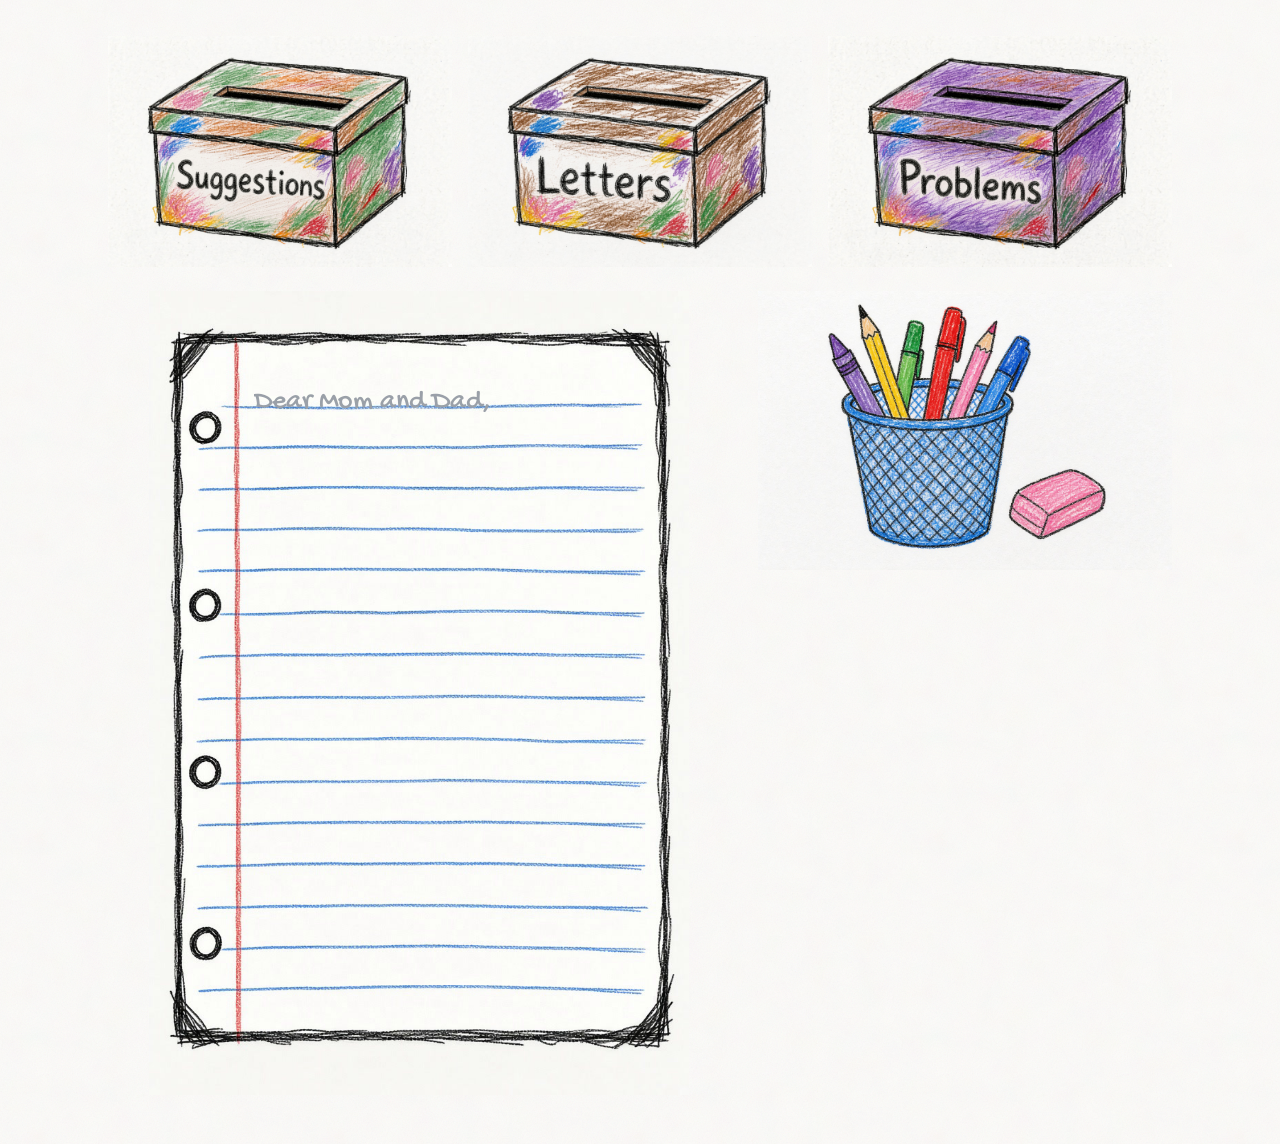
<file: index.html>
<!DOCTYPE html>
<html lang="en">
  <head>
    <meta charset="utf-8" />
    <meta name="viewport" content="width=device-width, initial-scale=1" />
    <title>Mailbox</title>
    <link rel="preconnect" href="https://fonts.googleapis.com" />
    <link rel="preconnect" href="https://fonts.gstatic.com" crossorigin />
    <link
      href="https://fonts.googleapis.com/css2?family=Gochi+Hand&display=swap"
      rel="stylesheet"
    />
    <link rel="stylesheet" type="text/css" href="style.css" />
  </head>
  <body>
    <main class="page">
      <section class="boxes" aria-label="Mailboxes">
        <button type="button" class="mailbox-slot" data-box="suggestions">
          <img src="suggestions.jpg" alt="Suggestions box" />
        </button>
        <button type="button" class="mailbox-slot" data-box="letters">
          <img src="letters.jpg" alt="Letters box" />
        </button>
        <button type="button" class="mailbox-slot" data-box="problems">
          <img src="problems.jpg" alt="Problems box" />
        </button>
      </section>
      <section class="desk" aria-label="Writing supplies">
        <div class="pad" id="pad">
          <img src="paper.jpg" alt="" />
          <div class="lift" id="lift" role="button" tabindex="0" aria-label="Fold letter and drag to a mailbox"></div>
          <textarea
            id="letter"
            maxlength="2000"
            placeholder="Dear Mom and Dad,"
            aria-label="Your letter"
          ></textarea>
        </div>
        <img src="pens.jpg" class="pens" alt="" />
      </section>
    </main>
    <dialog class="inbox" id="inbox" aria-labelledby="inbox-title">
      <form method="dialog" class="inbox-header">
        <h2 id="inbox-title">Mailbox</h2>
        <button type="submit" class="inbox-close" aria-label="Close">Close</button>
      </form>
      <div class="inbox-list" id="inbox-list"></div>
    </dialog>
    <script src="mailbox.js"></script>
  </body>
</html>
</file>
<file: style.css>
*,
*::before,
*::after {
  box-sizing: border-box;
}

html,
body {
  margin: 0;
  min-height: 100%;
}

body {
  /* Photos average #f8f7f5; base is a touch lighter so SVG grain lands on that. */
  background-color: #fcfbf9;
  background-image:
    url("data:image/svg+xml,%3Csvg xmlns='http://www.w3.org/2000/svg' width='180' height='180'%3E%3Cfilter id='grain'%3E%3CfeTurbulence type='fractalNoise' baseFrequency='0.8' numOctaves='4' stitchTiles='stitch'/%3E%3C/filter%3E%3Crect width='100%25' height='100%25' filter='url(%23grain)' opacity='0.06'/%3E%3C/svg%3E"),
    url("data:image/svg+xml,%3Csvg xmlns='http://www.w3.org/2000/svg' width='300' height='300'%3E%3Cfilter id='fiber'%3E%3CfeTurbulence type='fractalNoise' baseFrequency='0.04' numOctaves='3' stitchTiles='stitch'/%3E%3C/filter%3E%3Crect width='100%25' height='100%25' filter='url(%23fiber)' opacity='0.035'/%3E%3C/svg%3E");
  font-family: "Gochi Hand", "Comic Sans MS", cursive;
  color: #3b3b3b;
}

.page {
  max-width: 1120px;
  margin: 0 auto;
  padding: clamp(12px, 3vw, 36px) clamp(12px, 3vw, 28px) clamp(24px, 4vw, 48px);
}

h1 {
  margin: 0;
  text-align: center;
  font-size: clamp(1.8rem, 5vw, 3rem);
  font-weight: 700;
  letter-spacing: 0.02em;
}

.hint {
  margin: 0.35em 0 clamp(8px, 2vw, 18px);
  text-align: center;
  font-size: clamp(1rem, 2.4vw, 1.25rem);
}

.boxes,
.desk {
  display: grid;
  align-items: center;
  justify-items: center;
}

.boxes {
  grid-template-columns: repeat(3, 1fr);
  gap: clamp(4px, 1.5vw, 16px);
}

body.is-dragging .boxes {
  position: sticky;
  top: 0;
  z-index: 6;
}

.desk {
  grid-template-columns: minmax(0, 1.2fr) minmax(0, 0.8fr);
  align-items: start;
  gap: clamp(8px, 2.5vw, 28px);
  margin-top: clamp(8px, 2vw, 24px);
}

.mailbox-slot {
  width: 100%;
  margin: 0;
  padding: 0;
  border: 0;
  appearance: none;
  background: none;
  cursor: pointer;
}

.mailbox-slot:focus,
.mailbox-slot:focus-visible,
.mailbox-slot:active {
  outline: none;
  background: none;
}

.mailbox-slot img,
.desk img,
.pad img {
  display: block;
  width: 100%;
  height: auto;
  pointer-events: none;
}

.mailbox-slot img {
  transition: transform 0.15s ease, filter 0.15s ease;
}

.mailbox-slot.is-target img {
  transform: scale(1.05);
  filter: drop-shadow(0 10px 10px rgba(70, 50, 20, 0.22));
}

.pad {
  position: relative;
  width: 100%;
  max-width: 540px;
  container-type: inline-size;
}

.pad.is-away {
  opacity: 0.28;
}

.pad.is-empty {
  animation: wiggle 0.4s ease;
}

.lift {
  position: absolute;
  top: 3%;
  left: 6%;
  right: 6%;
  height: 12%;
  min-height: 40px;
  z-index: 2;
  cursor: grab;
  touch-action: none;
  user-select: none;
}

.lift:focus {
  outline: none;
}

.lift:active {
  cursor: grabbing;
}

.pad textarea {
  position: absolute;
  top: 11.2%;
  right: 9%;
  bottom: 9.5%;
  left: 19.5%;
  z-index: 1;
  margin: 0;
  padding: 0;
  border: 0;
  resize: none;
  overflow: auto;
  background: transparent;
  color: #2a2a2a;
  caret-color: #2a2a2a;
  font-family: "Gochi Hand", "Comic Sans MS", cursive;
  font-size: clamp(18px, 5.2cqi, 28px);
  line-height: calc(60 / 784 * 100cqi);
  outline: none;
}

.pad textarea::placeholder {
  color: #9aa0a8;
}

.pens {
  max-width: 460px;
}

.drag-ghost {
  position: fixed;
  width: min(280px, 55vw);
  height: auto;
  margin: 0;
  pointer-events: none;
  z-index: 20;
  filter: drop-shadow(0 12px 16px rgba(60, 45, 20, 0.28));
  transform: translate(-50%, -50%) rotate(-8deg);
}

.inbox {
  width: min(560px, 92vw);
  max-height: min(80vh, 720px);
  margin: auto;
  padding: 1.15rem 1.2rem 1.3rem;
  border: 3px solid #2a2a2a;
  border-radius: 8px 16px 7px 14px;
  background-color: #f8f7f5;
  background-image:
    url("data:image/svg+xml,%3Csvg xmlns='http://www.w3.org/2000/svg' width='180' height='180'%3E%3Cfilter id='grain'%3E%3CfeTurbulence type='fractalNoise' baseFrequency='0.8' numOctaves='4' stitchTiles='stitch'/%3E%3C/filter%3E%3Crect width='100%25' height='100%25' filter='url(%23grain)' opacity='0.06'/%3E%3C/svg%3E");
  box-shadow: 4px 5px 0 #2a2a2a;
  font-family: inherit;
  color: #2a2a2a;
}

.inbox::backdrop {
  background: rgba(40, 32, 24, 0.38);
}

.inbox-header {
  display: flex;
  align-items: center;
  justify-content: space-between;
  gap: 12px;
  margin-bottom: 0.9rem;
}

.inbox-header h2 {
  margin: 0;
  font-size: clamp(1.6rem, 4vw, 2.1rem);
  font-weight: 700;
  letter-spacing: 0.02em;
}

.inbox-close,
.letter-remove {
  appearance: none;
  font: inherit;
  color: #2a2a2a;
  cursor: pointer;
  border: 2.5px solid #2a2a2a;
  background: #fff;
  border-radius: 255px 18px 225px 18px / 18px 225px 18px 255px;
  padding: 0.3em 0.95em;
  box-shadow: 1px 2px 0 #2a2a2a;
}

.inbox-close:hover,
.letter-remove:hover {
  background: #f3efe8;
}

.inbox-list {
  display: grid;
  gap: 0.9rem;
  overflow: auto;
  max-height: 60vh;
}

.inbox-empty {
  margin: 0.4rem 0;
  text-align: center;
}

.inbox-letter {
  position: relative;
  margin: 0;
  padding: 0.65rem 1rem 0.7rem 1.9rem;
  border: 2.5px solid #2a2a2a;
  border-radius: 4px 12px 6px 9px;
  background-color: #fff;
  background-image: repeating-linear-gradient(
    to bottom,
    transparent 0,
    transparent 27px,
    rgba(80, 140, 200, 0.42) 27px,
    rgba(80, 140, 200, 0.42) 29px
  );
  box-shadow: 2px 3px 0 rgba(42, 42, 42, 0.12);
}

.inbox-letter::before {
  content: "";
  position: absolute;
  top: 0;
  bottom: 0;
  left: 1.25rem;
  width: 2px;
  background: #d4544a;
}

.inbox-letter p {
  margin: 0 0 0.55rem;
  white-space: pre-wrap;
  font-size: 1.15rem;
  line-height: 29px;
}

.inbox-letter footer {
  display: flex;
  align-items: center;
  justify-content: space-between;
  gap: 8px;
  color: #6a6a6a;
  font-size: 0.9rem;
}

@keyframes wiggle {
  0%,
  100% {
    transform: rotate(0deg);
  }
  25% {
    transform: rotate(-2deg);
  }
  75% {
    transform: rotate(2deg);
  }
}

@media (max-width: 720px) {
  .boxes,
  .desk {
    grid-template-columns: minmax(0, 420px);
    justify-content: center;
  }

  .pad,
  .pens {
    max-width: 480px;
  }
}
</file>
